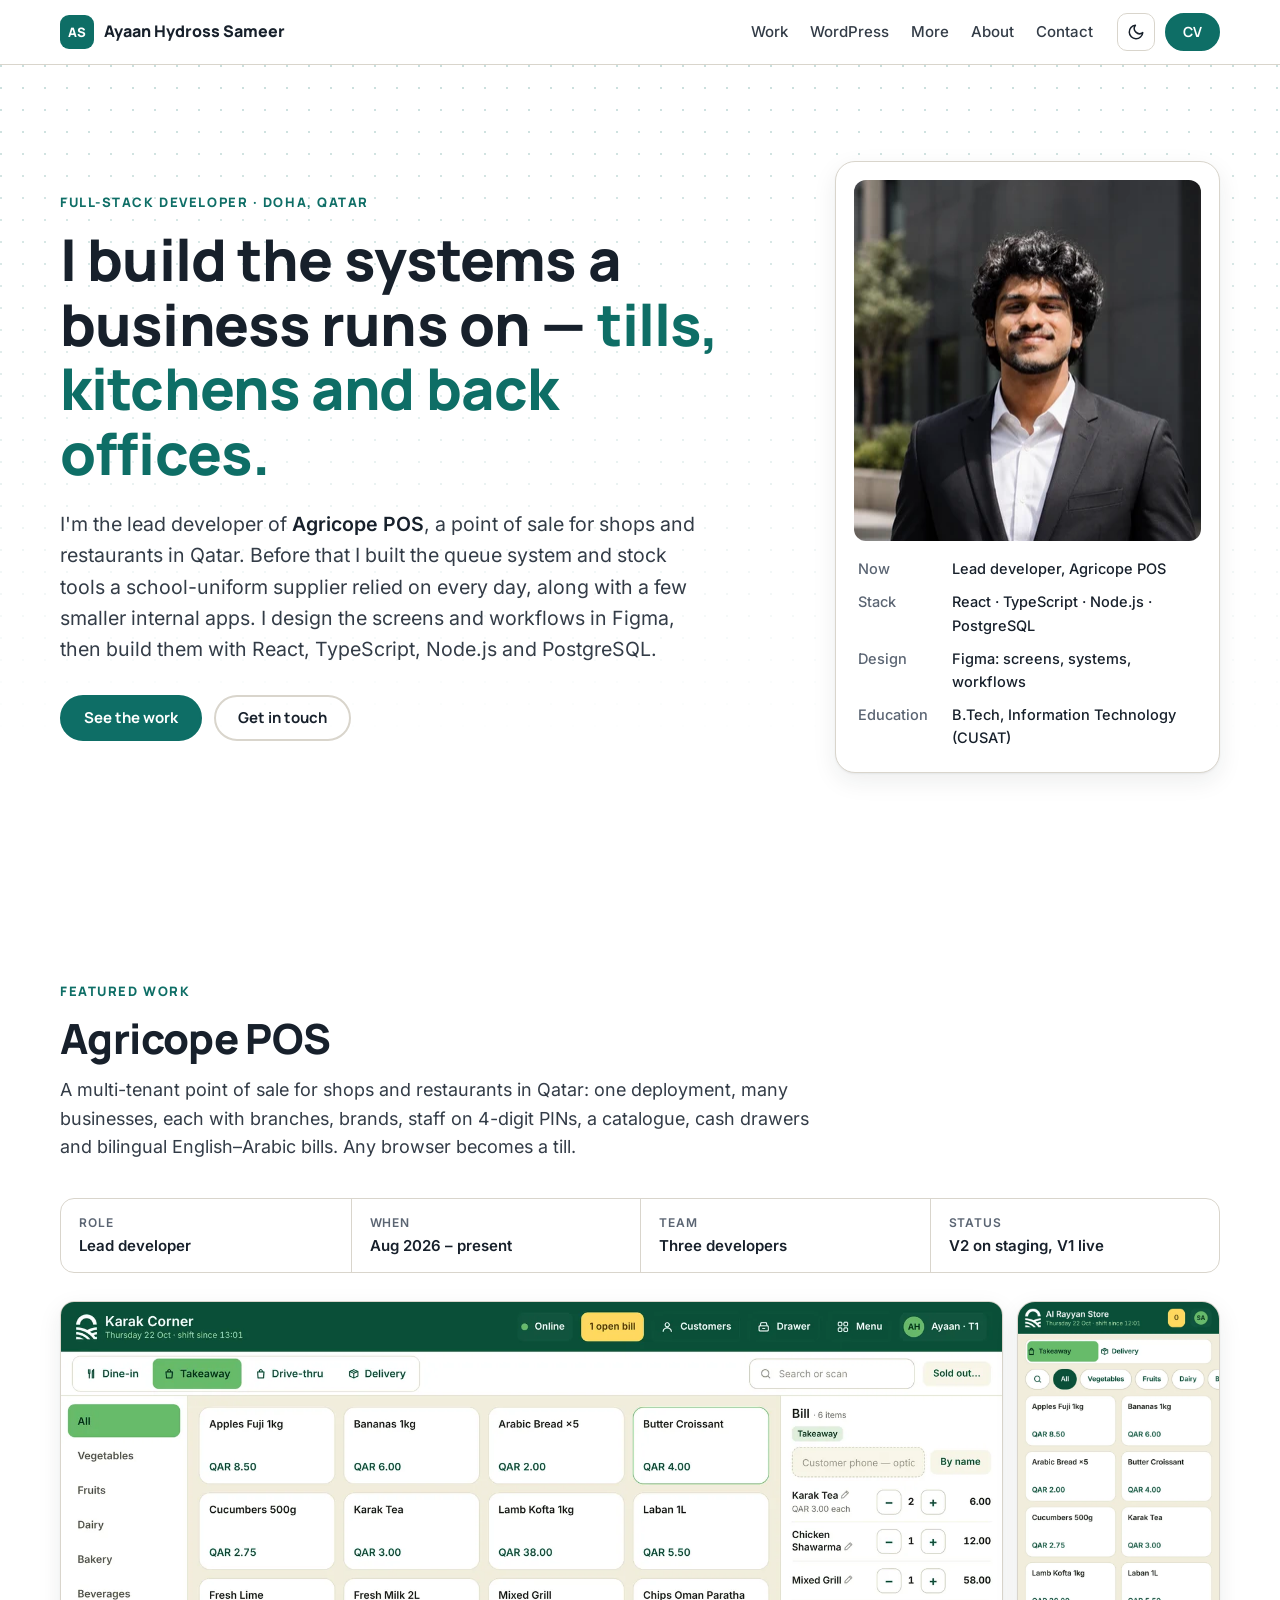
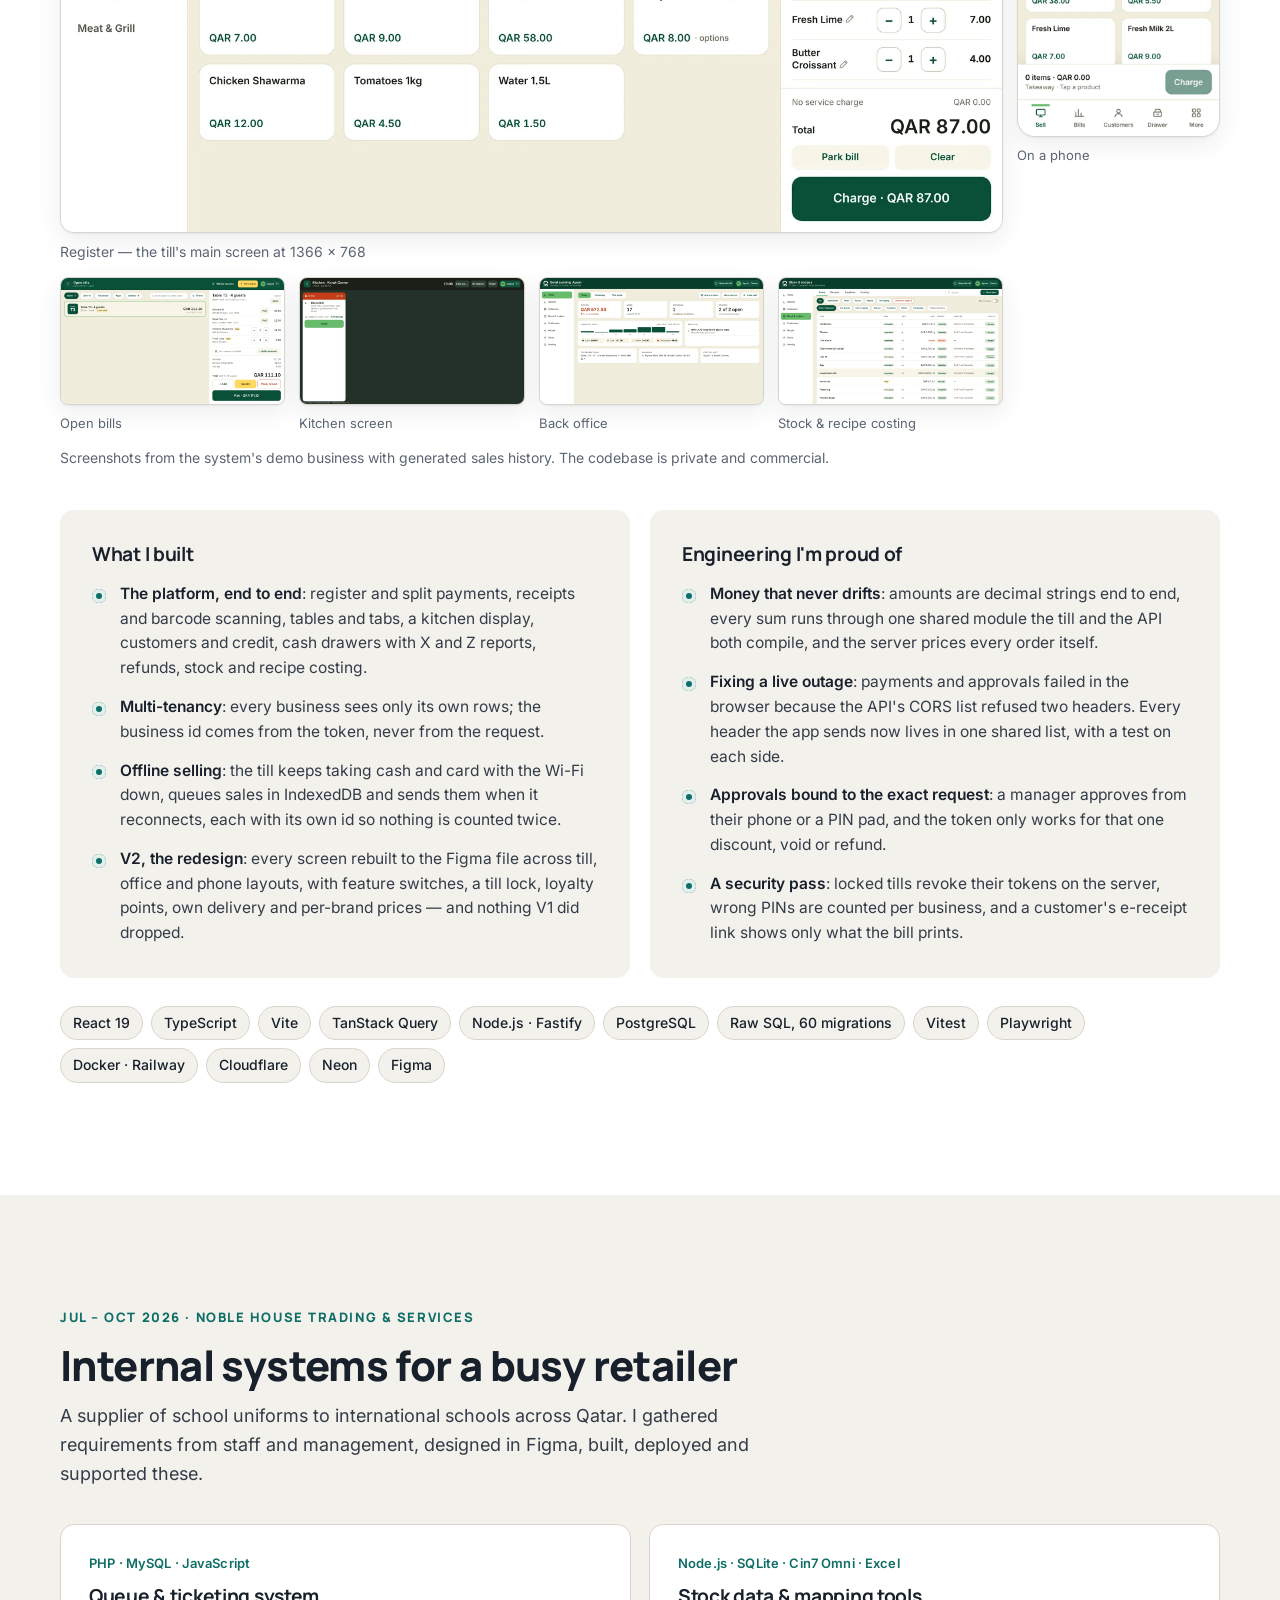
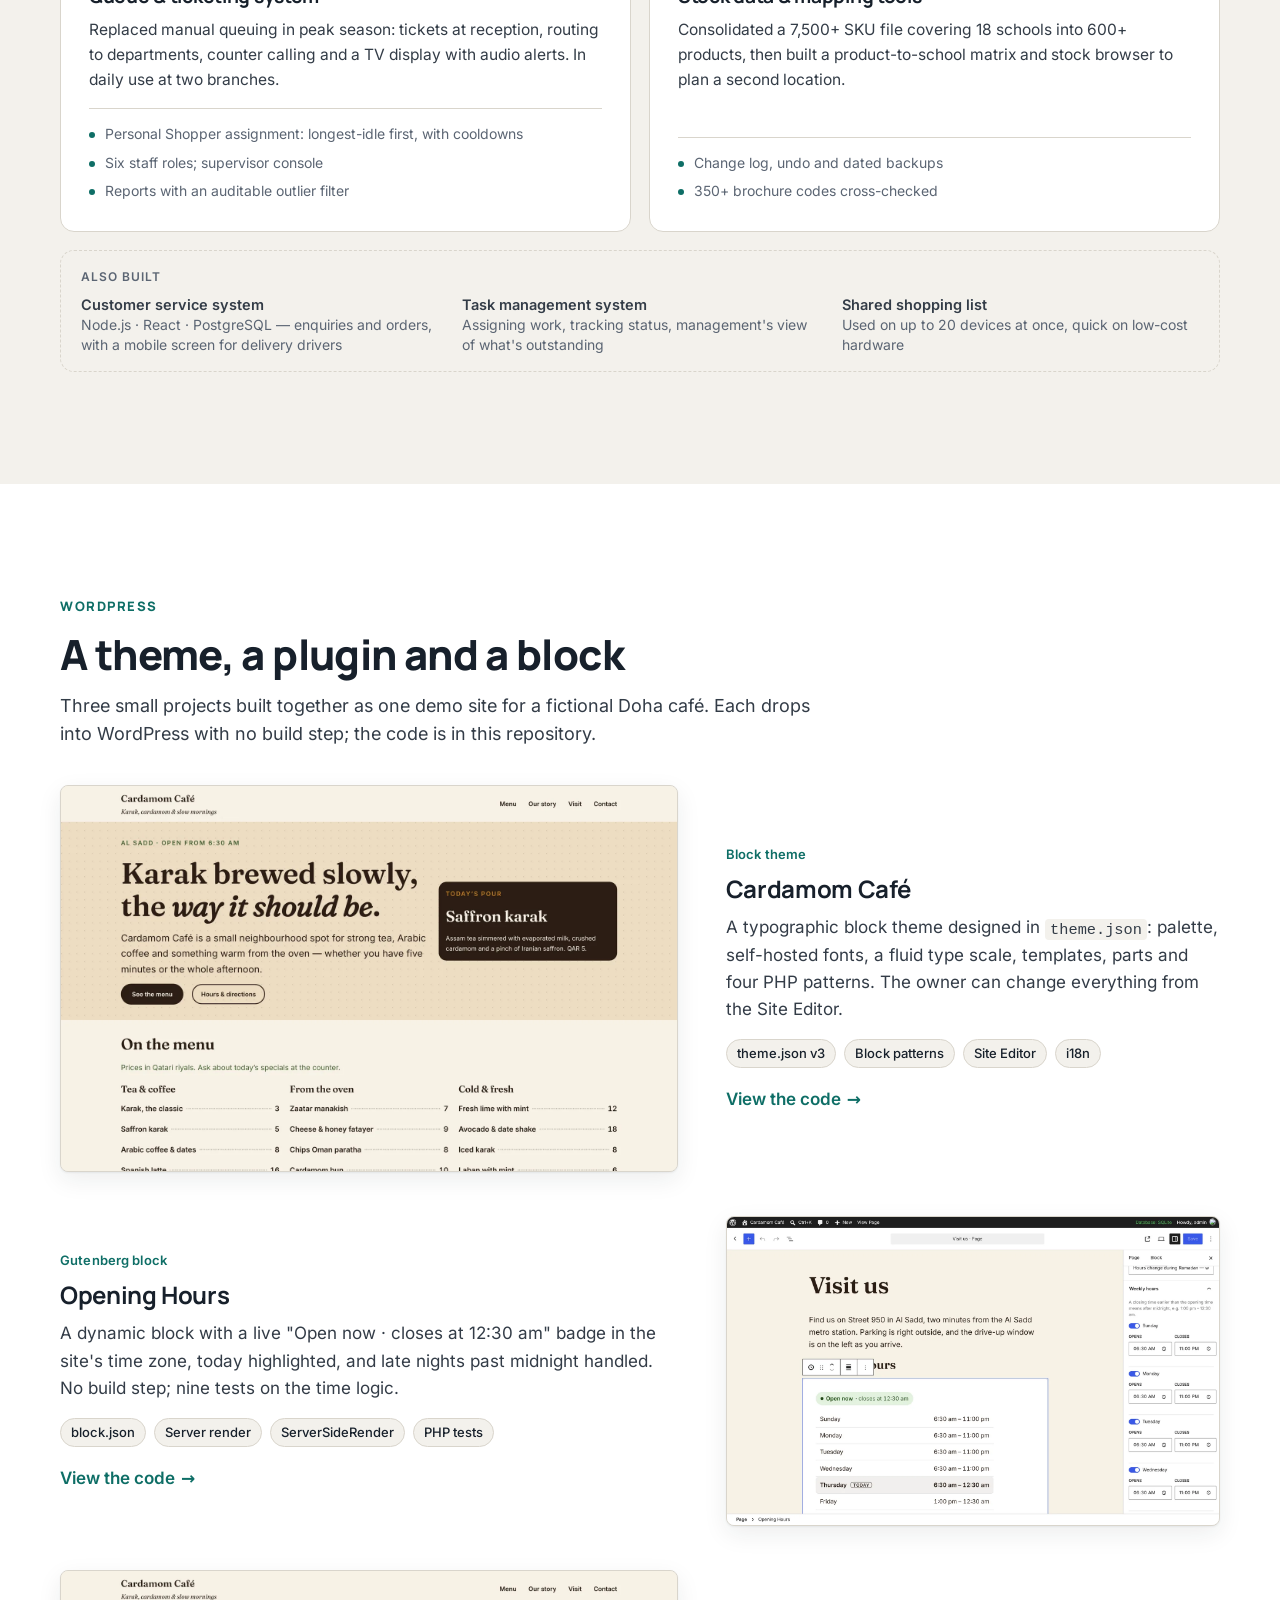
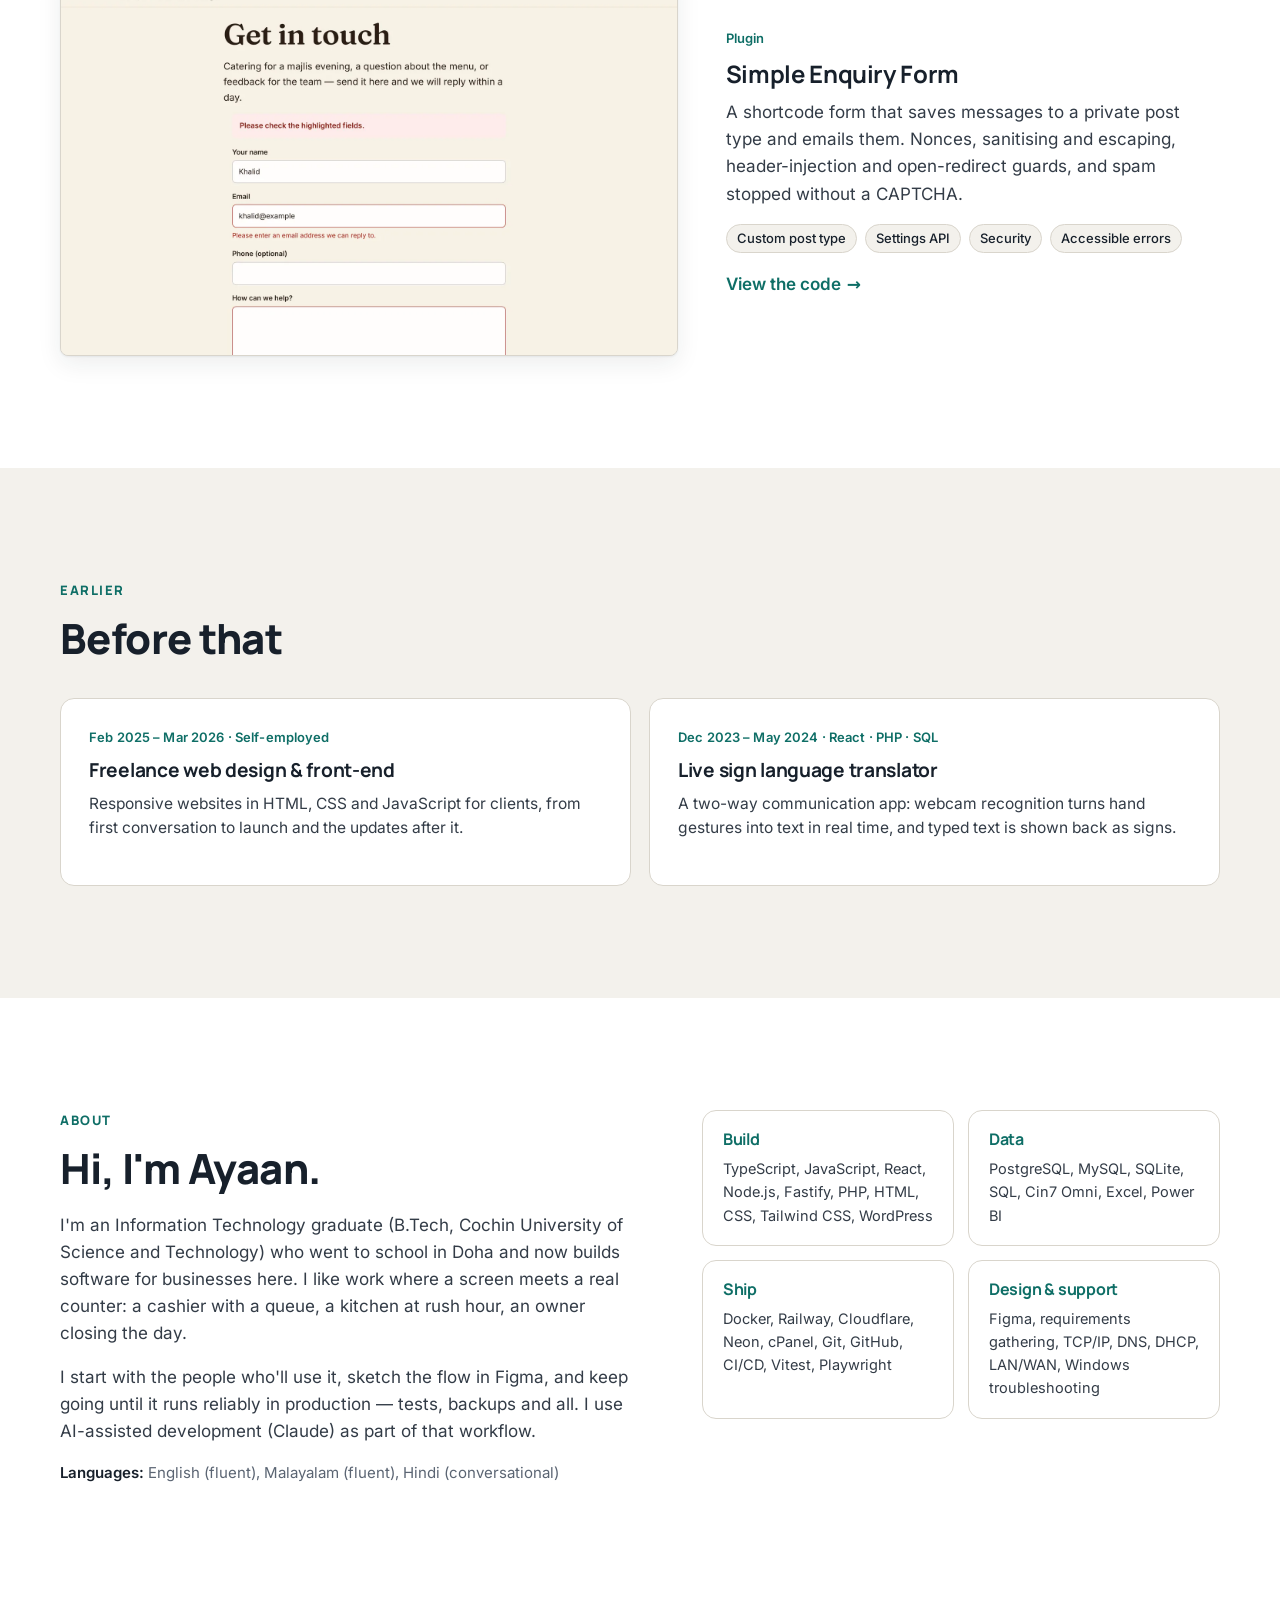
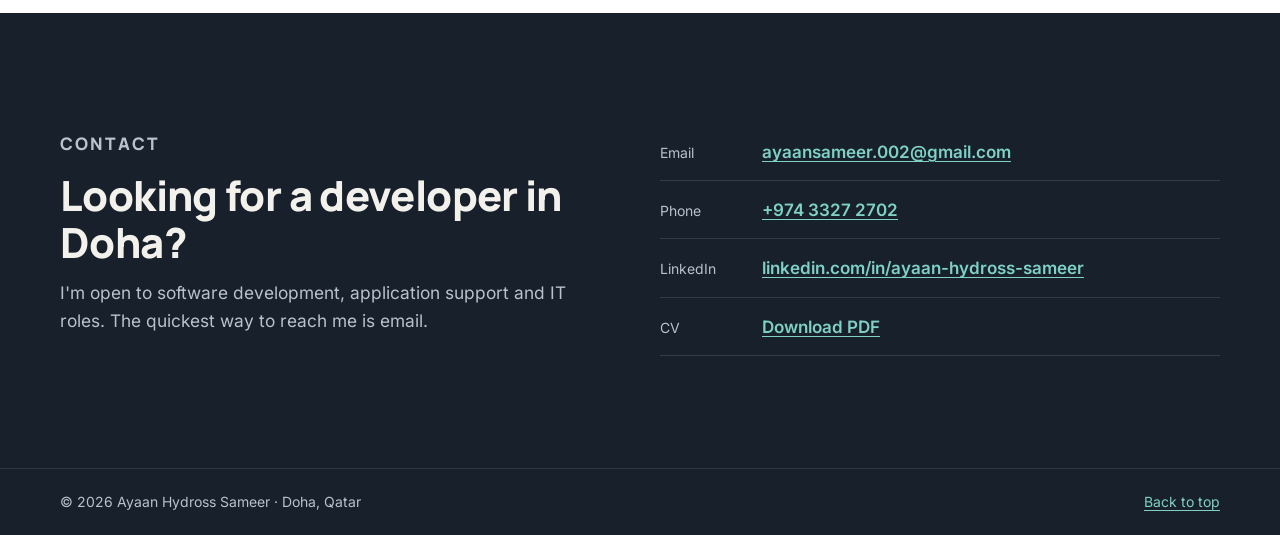
<file: index.html>
<!doctype html>
<html lang="en">
<head>
	<meta charset="utf-8">
	<meta name="viewport" content="width=device-width, initial-scale=1">
	<title>Ayaan Hydross Sameer — Full-Stack Developer</title>
	<meta name="description" content="Full-stack developer in Doha, Qatar. Lead developer of Agricope POS, a multi-tenant point of sale for shops and restaurants, plus internal business systems and WordPress work.">
	<meta name="author" content="Ayaan Hydross Sameer">
	<meta name="color-scheme" content="light dark">
	<meta property="og:title" content="Ayaan Hydross Sameer — Full-Stack Developer">
	<meta property="og:description" content="Point-of-sale, internal business systems and WordPress work, built in Doha.">
	<meta property="og:type" content="website">
	<meta property="og:url" content="https://ayaansameer.github.io/">
	<meta property="og:image" content="https://ayaansameer.github.io/assets/img/og-card.jpg">
	<meta property="og:image:width" content="1200">
	<meta property="og:image:height" content="630">
	<meta property="og:image:alt" content="Ayaan Hydross Sameer, full-stack developer in Doha">
	<meta name="twitter:card" content="summary_large_image">
	<link rel="canonical" href="https://ayaansameer.github.io/">
	<link rel="icon" href="assets/img/favicon.svg" type="image/svg+xml">
	<link rel="stylesheet" href="css/styles.css">
	<script>
		// Apply a saved theme before the page paints, so it never flashes.
		try { var t = localStorage.getItem('theme'); if (t === 'light' || t === 'dark') document.documentElement.dataset.theme = t; } catch (e) {}
	</script>
</head>
<body>
	<a class="skip" href="#main">Skip to content</a>

	<header class="site-header">
		<div class="wrap header-inner">
			<a class="brand" href="#top" aria-label="Ayaan Hydross Sameer, back to top">
				<span class="brand-mark" aria-hidden="true">AS</span>
				<span class="brand-name">Ayaan Hydross Sameer</span>
			</a>
			<nav class="nav" aria-label="Sections">
				<a href="#work">Work</a>
				<a href="#wordpress">WordPress</a>
				<a href="#more">More</a>
				<a href="#about">About</a>
				<a href="#contact">Contact</a>
			</nav>
			<div class="header-actions">
				<button class="icon-btn" type="button" id="theme-toggle" aria-label="Switch to dark theme">
					<svg class="i-moon" viewBox="0 0 24 24" aria-hidden="true"><path d="M21 12.8A9 9 0 1 1 11.2 3a7 7 0 0 0 9.8 9.8z"/></svg>
					<svg class="i-sun" viewBox="0 0 24 24" aria-hidden="true"><circle cx="12" cy="12" r="4.5"/><path d="M12 2v2M12 20v2M4.9 4.9l1.4 1.4M17.7 17.7l1.4 1.4M2 12h2M20 12h2M4.9 19.1l1.4-1.4M17.7 6.3l1.4-1.4"/></svg>
				</button>
				<a class="btn btn-small" href="assets/Ayaan_Hydross_Sameer_CV.pdf" download>CV</a>
			</div>
		</div>
	</header>

	<main id="main">
		<!-- Intro -->
		<section class="hero" id="top">
			<div class="wrap hero-grid">
				<div class="hero-copy">
					<p class="eyebrow">Full-stack developer · Doha, Qatar</p>
					<h1>I build the systems a business runs on&nbsp;— <span class="accent">tills, kitchens and back offices.</span></h1>
					<p class="lede">I'm the lead developer of <strong>Agricope POS</strong>, a point of sale for shops and restaurants in Qatar. Before that I built the queue system and stock tools a school-uniform supplier relied on every day, along with a few smaller internal apps. I design the screens and workflows in Figma, then build them with React, TypeScript, Node.js and PostgreSQL.</p>
					<div class="hero-ctas">
						<a class="btn" href="#work">See the work</a>
						<a class="btn btn-ghost" href="#contact">Get in touch</a>
					</div>
				</div>
				<aside class="hero-card" aria-label="At a glance">
					<img class="hero-photo" src="assets/img/ayaan.webp" width="347" height="409" alt="Portrait of Ayaan Hydross Sameer">
					<dl class="facts">
						<div><dt>Now</dt><dd>Lead developer, Agricope POS</dd></div>
						<div><dt>Stack</dt><dd>React · TypeScript · Node.js · PostgreSQL</dd></div>
						<div><dt>Design</dt><dd>Figma: screens, systems, workflows</dd></div>
						<div><dt>Education</dt><dd>B.Tech, Information Technology (CUSAT)</dd></div>
					</dl>
				</aside>
			</div>
		</section>

		<!-- Featured case study -->
		<section class="section" id="work" aria-labelledby="work-title">
			<div class="wrap">
				<header class="section-head">
					<p class="eyebrow">Featured work</p>
					<h2 id="work-title">Agricope POS</h2>
					<p class="section-sub">A multi-tenant point of sale for shops and restaurants in Qatar: one deployment, many businesses, each with branches, brands, staff on 4-digit PINs, a catalogue, cash drawers and bilingual English–Arabic bills. Any browser becomes a till.</p>
				</header>

				<ul class="meta-row" aria-label="Project details">
					<li><span>Role</span>Lead developer</li>
					<li><span>When</span>Aug 2026 – present</li>
					<li><span>Team</span>Three developers</li>
					<li><span>Status</span>V2 on staging, V1 live</li>
				</ul>

				<div class="gallery" data-gallery>
					<figure class="shot shot-main">
						<button type="button" class="shot-btn" data-full="assets/img/work/pos-register.webp" data-caption="The register at a restaurant till: order methods, categories, the bill and Charge.">
							<img src="assets/img/work/pos-register.webp" width="1600" height="900" alt="Agricope POS register screen with product tiles, a bill of six items and a Charge button" loading="lazy">
						</button>
						<figcaption>Register — the till's main screen at 1366 × 768</figcaption>
					</figure>
					<figure class="shot">
						<button type="button" class="shot-btn" data-full="assets/img/work/pos-bills.webp" data-caption="Open bills: a dine-in tab with items sent to the kitchen, service charge and Pay.">
							<img src="assets/img/work/pos-bills.webp" width="1600" height="900" alt="Open bills screen showing a table's tab with items, totals and a Pay button" loading="lazy">
						</button>
						<figcaption>Open bills</figcaption>
					</figure>
					<figure class="shot">
						<button type="button" class="shot-btn" data-full="assets/img/work/pos-kitchen.webp" data-caption="The kitchen screen: tickets by station, timed, bumped when plated.">
							<img src="assets/img/work/pos-kitchen.webp" width="1600" height="900" alt="Kitchen display with a ticket for table T3, its age and a Done button" loading="lazy">
						</button>
						<figcaption>Kitchen screen</figcaption>
					</figure>
					<figure class="shot">
						<button type="button" class="shot-btn" data-full="assets/img/work/pos-office-home.webp" data-caption="Back office home: takings, sales by hour, open bills, drawers and what needs the owner's attention.">
							<img src="assets/img/work/pos-office-home.webp" width="1600" height="1000" alt="Back office home with takings, sales by hour chart, drawers and alerts" loading="lazy">
						</button>
						<figcaption>Back office</figcaption>
					</figure>
					<figure class="shot">
						<button type="button" class="shot-btn" data-full="assets/img/work/pos-office-stock.webp" data-caption="Stock & recipes: ingredients, units, costs per gram or piece, and where each is used.">
							<img src="assets/img/work/pos-office-stock.webp" width="1600" height="1000" alt="Stock and recipes list of ingredients with unit costs and suppliers" loading="lazy">
						</button>
						<figcaption>Stock &amp; recipe costing</figcaption>
					</figure>
					<figure class="shot shot-phone">
						<button type="button" class="shot-btn" data-full="assets/img/work/pos-phone.webp" data-caption="The same till on a phone: its own bottom navigation and a sale bar.">
							<img src="assets/img/work/pos-phone.webp" width="600" height="1298" alt="Agricope POS register on a phone with a bottom navigation bar" loading="lazy">
						</button>
						<figcaption>On a phone</figcaption>
					</figure>
				</div>
				<p class="note">Screenshots from the system's demo business with generated sales history. The codebase is private and commercial.</p>

				<div class="case-grid">
					<div class="case-block">
						<h3>What I built</h3>
						<ul class="ticks">
							<li><strong>The platform, end to end</strong>: register and split payments, receipts and barcode scanning, tables and tabs, a kitchen display, customers and credit, cash drawers with X and Z reports, refunds, stock and recipe costing.</li>
							<li><strong>Multi-tenancy</strong>: every business sees only its own rows; the business id comes from the token, never from the request.</li>
							<li><strong>Offline selling</strong>: the till keeps taking cash and card with the Wi-Fi down, queues sales in IndexedDB and sends them when it reconnects, each with its own id so nothing is counted twice.</li>
							<li><strong>V2, the redesign</strong>: every screen rebuilt to the Figma file across till, office and phone layouts, with feature switches, a till lock, loyalty points, own delivery and per-brand prices — and nothing V1 did dropped.</li>
						</ul>
					</div>
					<div class="case-block">
						<h3>Engineering I'm proud of</h3>
						<ul class="ticks">
							<li><strong>Money that never drifts</strong>: amounts are decimal strings end to end, every sum runs through one shared module the till and the API both compile, and the server prices every order itself.</li>
							<li><strong>Fixing a live outage</strong>: payments and approvals failed in the browser because the API's CORS list refused two headers. Every header the app sends now lives in one shared list, with a test on each side.</li>
							<li><strong>Approvals bound to the exact request</strong>: a manager approves from their phone or a PIN pad, and the token only works for that one discount, void or refund.</li>
							<li><strong>A security pass</strong>: locked tills revoke their tokens on the server, wrong PINs are counted per business, and a customer's e-receipt link shows only what the bill prints.</li>
						</ul>
					</div>
				</div>

				<ul class="chips" aria-label="Technologies">
					<li>React 19</li><li>TypeScript</li><li>Vite</li><li>TanStack Query</li><li>Node.js · Fastify</li><li>PostgreSQL</li><li>Raw SQL, 60 migrations</li><li>Vitest</li><li>Playwright</li><li>Docker · Railway</li><li>Cloudflare</li><li>Neon</li><li>Figma</li>
				</ul>
			</div>
		</section>

		<!-- Internal systems -->
		<section class="section section-alt" aria-labelledby="systems-title">
			<div class="wrap">
				<header class="section-head">
					<p class="eyebrow">Jul – Oct 2026 · Noble House Trading &amp; Services</p>
					<h2 id="systems-title">Internal systems for a busy retailer</h2>
					<p class="section-sub">A supplier of school uniforms to international schools across Qatar. I gathered requirements from staff and management, designed in Figma, built, deployed and supported these.</p>
				</header>
				<div class="cards cards-2">
					<article class="card">
						<p class="card-kicker">PHP · MySQL · JavaScript</p>
						<h3>Queue &amp; ticketing system</h3>
						<p>Replaced manual queuing in peak season: tickets at reception, routing to departments, counter calling and a TV display with audio alerts. In daily use at two branches.</p>
						<ul class="mini">
							<li>Personal Shopper assignment: longest-idle first, with cooldowns</li>
							<li>Six staff roles; supervisor console</li>
							<li>Reports with an auditable outlier filter</li>
						</ul>
					</article>
					<article class="card">
						<p class="card-kicker">Node.js · SQLite · Cin7 Omni · Excel</p>
						<h3>Stock data &amp; mapping tools</h3>
						<p>Consolidated a 7,500+ SKU file covering 18 schools into 600+ products, then built a product-to-school matrix and stock browser to plan a second location.</p>
						<ul class="mini">
							<li>Change log, undo and dated backups</li>
							<li>350+ brochure codes cross-checked</li>
						</ul>
					</article>
				</div>
				<div class="also">
					<p class="also-label">Also built</p>
					<ul class="also-list">
						<li><strong>Customer service system</strong><span>Node.js · React · PostgreSQL — enquiries and orders, with a mobile screen for delivery drivers</span></li>
						<li><strong>Task management system</strong><span>Assigning work, tracking status, management's view of what's outstanding</span></li>
						<li><strong>Shared shopping list</strong><span>Used on up to 20 devices at once, quick on low-cost hardware</span></li>
					</ul>
				</div>
			</div>
		</section>

		<!-- WordPress -->
		<section class="section" id="wordpress" aria-labelledby="wp-title">
			<div class="wrap">
				<header class="section-head">
					<p class="eyebrow">WordPress</p>
					<h2 id="wp-title">A theme, a plugin and a block</h2>
					<p class="section-sub">Three small projects built together as one demo site for a fictional Doha café. Each drops into WordPress with no build step; the code is in this repository.</p>
				</header>

				<div class="wp-list">
					<article class="wp-item">
						<button type="button" class="shot-btn wp-shot" data-full="assets/img/work/wp-cafe-home.webp" data-caption="Cardamom Café: hero, menu with dotted price leaders, story and a call to action.">
							<img src="assets/img/work/wp-cafe-home.webp" width="1600" height="1000" alt="Cardamom Café home page with a large serif headline, menu columns and a call to action" loading="lazy">
						</button>
						<div class="wp-copy">
							<p class="card-kicker">Block theme</p>
							<h3>Cardamom Café</h3>
							<p>A typographic block theme designed in <code>theme.json</code>: palette, self-hosted fonts, a fluid type scale, templates, parts and four PHP patterns. The owner can change everything from the Site Editor.</p>
							<ul class="chips chips-small"><li>theme.json v3</li><li>Block patterns</li><li>Site Editor</li><li>i18n</li></ul>
							<a class="link-arrow" href="wordpress/cardamom-cafe-theme/README.md" data-repo-path="wordpress/cardamom-cafe-theme">View the code</a>
						</div>
					</article>

					<article class="wp-item">
						<button type="button" class="shot-btn wp-shot" data-full="assets/img/work/wp-hours-editor.webp" data-caption="The Opening Hours block in the editor: live server preview and the weekly hours sidebar.">
							<img src="assets/img/work/wp-hours-editor.webp" width="1600" height="1000" alt="WordPress block editor with the Opening Hours block selected, showing Open now and the weekly hours sidebar" loading="lazy">
						</button>
						<div class="wp-copy">
							<p class="card-kicker">Gutenberg block</p>
							<h3>Opening Hours</h3>
							<p>A dynamic block with a live "Open now · closes at 12:30 am" badge in the site's time zone, today highlighted, and late nights past midnight handled. No build step; nine tests on the time logic.</p>
							<ul class="chips chips-small"><li>block.json</li><li>Server render</li><li>ServerSideRender</li><li>PHP tests</li></ul>
							<a class="link-arrow" href="wordpress/opening-hours-block/README.md" data-repo-path="wordpress/opening-hours-block">View the code</a>
						</div>
					</article>

					<article class="wp-item">
						<button type="button" class="shot-btn wp-shot" data-full="assets/img/work/wp-form.webp" data-caption="Simple Enquiry Form: errors tied to their fields, with what the visitor typed kept.">
							<img src="assets/img/work/wp-form.webp" width="1600" height="1000" alt="Contact page with an enquiry form showing accessible error messages" loading="lazy">
						</button>
						<div class="wp-copy">
							<p class="card-kicker">Plugin</p>
							<h3>Simple Enquiry Form</h3>
							<p>A shortcode form that saves messages to a private post type and emails them. Nonces, sanitising and escaping, header-injection and open-redirect guards, and spam stopped without a CAPTCHA.</p>
							<ul class="chips chips-small"><li>Custom post type</li><li>Settings API</li><li>Security</li><li>Accessible errors</li></ul>
							<a class="link-arrow" href="wordpress/simple-enquiry-form/README.md" data-repo-path="wordpress/simple-enquiry-form">View the code</a>
						</div>
					</article>
				</div>
			</div>
		</section>

		<!-- More -->
		<section class="section section-alt" id="more" aria-labelledby="more-title">
			<div class="wrap">
				<header class="section-head">
					<p class="eyebrow">Earlier</p>
					<h2 id="more-title">Before that</h2>
				</header>
				<div class="cards cards-2">
					<article class="card">
						<p class="card-kicker">Feb 2025 – Mar 2026 · Self-employed</p>
						<h3>Freelance web design &amp; front-end</h3>
						<p>Responsive websites in HTML, CSS and JavaScript for clients, from first conversation to launch and the updates after it.</p>
					</article>
					<article class="card">
						<p class="card-kicker">Dec 2023 – May 2024 · React · PHP · SQL</p>
						<h3>Live sign language translator</h3>
						<p>A two-way communication app: webcam recognition turns hand gestures into text in real time, and typed text is shown back as signs.</p>
					</article>
				</div>
			</div>
		</section>

		<!-- About + skills -->
		<section class="section" id="about" aria-labelledby="about-title">
			<div class="wrap about-grid">
				<div>
					<p class="eyebrow">About</p>
					<h2 id="about-title">Hi, I'm Ayaan.</h2>
					<p>I'm an Information Technology graduate (B.Tech, Cochin University of Science and Technology) who went to school in Doha and now builds software for businesses here. I like work where a screen meets a real counter: a cashier with a queue, a kitchen at rush hour, an owner closing the day.</p>
					<p>I start with the people who'll use it, sketch the flow in Figma, and keep going until it runs reliably in production — tests, backups and all. I use AI-assisted development (Claude) as part of that workflow.</p>
					<p class="langs"><strong>Languages:</strong> English (fluent), Malayalam (fluent), Hindi (conversational)</p>
				</div>
				<div class="skills">
					<div class="skill-group">
						<h3>Build</h3>
						<p>TypeScript, JavaScript, React, Node.js, Fastify, PHP, HTML, CSS, Tailwind CSS, WordPress</p>
					</div>
					<div class="skill-group">
						<h3>Data</h3>
						<p>PostgreSQL, MySQL, SQLite, SQL, Cin7 Omni, Excel, Power BI</p>
					</div>
					<div class="skill-group">
						<h3>Ship</h3>
						<p>Docker, Railway, Cloudflare, Neon, cPanel, Git, GitHub, CI/CD, Vitest, Playwright</p>
					</div>
					<div class="skill-group">
						<h3>Design &amp; support</h3>
						<p>Figma, requirements gathering, TCP/IP, DNS, DHCP, LAN/WAN, Windows troubleshooting</p>
					</div>
				</div>
			</div>
		</section>

		<!-- Contact -->
		<section class="section contact" id="contact" aria-labelledby="contact-title">
			<div class="wrap contact-inner">
				<div>
					<p class="eyebrow eyebrow-on-dark">Contact</p>
					<h2 id="contact-title">Looking for a developer in Doha?</h2>
					<p>I'm open to software development, application support and IT roles. The quickest way to reach me is email.</p>
				</div>
				<ul class="contact-list">
					<li><span>Email</span><a href="mailto:ayaansameer.002@gmail.com">ayaansameer.002@gmail.com</a></li>
					<li><span>Phone</span><a href="tel:+97433272702">+974 3327 2702</a></li>
					<li><span>LinkedIn</span><a href="https://www.linkedin.com/in/ayaan-hydross-sameer" rel="noopener">linkedin.com/in/ayaan-hydross-sameer</a></li>
					<li><span>CV</span><a href="assets/Ayaan_Hydross_Sameer_CV.pdf" download>Download PDF</a></li>
				</ul>
			</div>
		</section>
	</main>

	<footer class="site-footer">
		<div class="wrap footer-inner">
			<p>© <span id="year">2026</span> Ayaan Hydross Sameer · Doha, Qatar</p>
			<a href="#top">Back to top</a>
		</div>
	</footer>

	<dialog class="lightbox" id="lightbox" aria-label="Screenshot">
		<form method="dialog"><button class="lightbox-close" aria-label="Close">×</button></form>
		<img id="lightbox-img" alt="">
		<p id="lightbox-caption"></p>
	</dialog>

	<script src="js/main.js" defer></script>
</body>
</html>
</file>
<file: css/styles.css>
/*
 * Ayaan Hydross Sameer — portfolio.
 * The same palette and type as the CV: ink, one teal accent, warm stone.
 * Plain CSS, no framework; every colour is a token so dark mode is one block.
 */

@font-face { font-family: "Manrope"; src: url("../assets/fonts/Manrope-700.woff2") format("woff2"); font-weight: 700; font-display: swap; }
@font-face { font-family: "Manrope"; src: url("../assets/fonts/Manrope-800.woff2") format("woff2"); font-weight: 800; font-display: swap; }
@font-face { font-family: "Inter"; src: url("../assets/fonts/Inter-400.woff2") format("woff2"); font-weight: 400; font-display: swap; }
@font-face { font-family: "Inter"; src: url("../assets/fonts/Inter-500.woff2") format("woff2"); font-weight: 500; font-display: swap; }
@font-face { font-family: "Inter"; src: url("../assets/fonts/Inter-600.woff2") format("woff2"); font-weight: 600; font-display: swap; }

:root {
	--paper: #ffffff;
	--panel: #f3f1ec;
	--panel-2: #ebe7de;
	--ink: #17202b;
	--body: #333c47;
	--muted: #5b6573;
	--rule: #d9d5cc;
	--accent: #0e6e66;
	--accent-ink: #ffffff;
	--accent-soft: #e3efed;
	--contact-bg: #17202b;
	--contact-ink: #f3f1ec;
	--contact-muted: #b9c2cc;
	--contact-link: #7fd1c6;
	--shadow: 0 1px 2px rgba(23, 32, 43, 0.06), 0 8px 24px rgba(23, 32, 43, 0.08);

	--font-display: "Manrope", system-ui, sans-serif;
	--font-text: "Inter", system-ui, sans-serif;
	--radius: 14px;
	--radius-sm: 8px;
	--gutter: clamp(16px, 4vw, 40px);
	--max: 1160px;
	color-scheme: light;
}

@media (prefers-color-scheme: dark) {
	:root:not([data-theme="light"]) {
		--paper: #12171d;
		--panel: #1a2129;
		--panel-2: #212a34;
		--ink: #eef1f4;
		--body: #c9d0d8;
		--muted: #97a2ae;
		--rule: #2c3640;
		--accent: #5cc5b8;
		--accent-ink: #0b1714;
		--accent-soft: #173a36;
		--contact-bg: #0b0f13;
		--shadow: 0 1px 2px rgba(0, 0, 0, 0.3), 0 8px 24px rgba(0, 0, 0, 0.35);
		color-scheme: dark;
	}
}

:root[data-theme="dark"] {
	--paper: #12171d;
	--panel: #1a2129;
	--panel-2: #212a34;
	--ink: #eef1f4;
	--body: #c9d0d8;
	--muted: #97a2ae;
	--rule: #2c3640;
	--accent: #5cc5b8;
	--accent-ink: #0b1714;
	--accent-soft: #173a36;
	--contact-bg: #0b0f13;
	--shadow: 0 1px 2px rgba(0, 0, 0, 0.3), 0 8px 24px rgba(0, 0, 0, 0.35);
	color-scheme: dark;
}

*, *::before, *::after { box-sizing: border-box; }

html { scroll-behavior: smooth; scroll-padding-top: 80px; -webkit-text-size-adjust: 100%; }
@media (prefers-reduced-motion: reduce) { html { scroll-behavior: auto; } }

body {
	margin: 0;
	background: var(--paper);
	color: var(--body);
	font-family: var(--font-text);
	font-size: 17px;
	line-height: 1.6;
	-webkit-font-smoothing: antialiased;
	overflow-x: hidden;
}

img { max-width: 100%; height: auto; display: block; }
a { color: var(--accent); text-underline-offset: 3px; }
a:hover { text-decoration-thickness: 2px; }
:focus-visible { outline: 2px solid var(--accent); outline-offset: 3px; border-radius: 4px; }
code { font-size: 0.9em; background: var(--panel); padding: 0.1em 0.35em; border-radius: 4px; }

h1, h2, h3 { font-family: var(--font-display); color: var(--ink); margin: 0; line-height: 1.12; letter-spacing: -0.015em; }
h1 { font-weight: 800; font-size: clamp(2.1rem, 5.2vw, 3.6rem); }
h2 { font-weight: 800; font-size: clamp(1.75rem, 3.6vw, 2.6rem); }
h3 { font-weight: 700; font-size: 1.2rem; line-height: 1.25; }
p { margin: 0 0 1rem; }

.wrap { width: 100%; max-width: calc(var(--max) + 2 * var(--gutter)); margin: 0 auto; padding: 0 var(--gutter); }

.skip { position: absolute; left: -9999px; top: 8px; z-index: 100; background: var(--ink); color: var(--paper); padding: 8px 14px; border-radius: 6px; }
.skip:focus { left: 8px; }

/* ---------- Header ---------- */
.site-header {
	position: sticky; top: 0; z-index: 20;
	background: color-mix(in srgb, var(--paper) 88%, transparent);
	backdrop-filter: saturate(1.4) blur(10px);
	-webkit-backdrop-filter: saturate(1.4) blur(10px);
	border-bottom: 1px solid var(--rule);
}
.header-inner { display: flex; align-items: center; gap: 24px; height: 64px; }
.brand { display: flex; align-items: center; gap: 10px; text-decoration: none; color: var(--ink); flex: none; }
.brand-mark {
	display: grid; place-items: center; width: 34px; height: 34px; border-radius: 9px;
	background: var(--accent); color: var(--accent-ink);
	font-family: var(--font-display); font-weight: 800; font-size: 13px; letter-spacing: 0.02em;
}
.brand-name { font-family: var(--font-display); font-weight: 800; font-size: 16px; }
.nav { display: flex; gap: 22px; margin-left: auto; }
.nav a { color: var(--body); text-decoration: none; font-weight: 500; font-size: 15px; }
.nav a:hover { color: var(--ink); text-decoration: underline; }
.header-actions { display: flex; align-items: center; gap: 10px; }

.icon-btn {
	display: grid; place-items: center; width: 38px; height: 38px; border-radius: 10px;
	background: transparent; border: 1px solid var(--rule); color: var(--ink); cursor: pointer;
}
.icon-btn svg { width: 18px; height: 18px; fill: none; stroke: currentColor; stroke-width: 2; stroke-linecap: round; stroke-linejoin: round; }
.icon-btn:hover { background: var(--panel); }
.i-sun { display: none; }
:root[data-theme="dark"] .i-sun { display: block; }
:root[data-theme="dark"] .i-moon { display: none; }
@media (prefers-color-scheme: dark) {
	:root:not([data-theme="light"]) .i-sun { display: block; }
	:root:not([data-theme="light"]) .i-moon { display: none; }
}

/* ---------- Buttons ---------- */
.btn {
	display: inline-flex; align-items: center; justify-content: center; gap: 8px;
	min-height: 46px; padding: 0 22px; border-radius: 999px;
	background: var(--accent); color: var(--accent-ink); border: 2px solid var(--accent);
	font-family: var(--font-display); font-weight: 700; font-size: 15px; text-decoration: none;
	transition: transform 0.15s ease, background 0.15s ease;
}
.btn:hover { transform: translateY(-1px); text-decoration: none; }
.btn-ghost { background: transparent; color: var(--ink); border-color: var(--rule); }
.btn-ghost:hover { border-color: var(--ink); }
.btn-small { min-height: 38px; padding: 0 16px; font-size: 14px; }

/* ---------- Shared bits ---------- */
.eyebrow {
	font-family: var(--font-display); font-weight: 800; font-size: 13px;
	letter-spacing: 0.12em; text-transform: uppercase; color: var(--accent); margin: 0 0 14px;
}
.section { padding: clamp(64px, 9vw, 112px) 0; }
.section-alt { background: var(--panel); }
.section-head { max-width: 760px; margin-bottom: 36px; }
.section-sub { font-size: 1.12rem; color: var(--body); margin-top: 14px; }
.note { font-size: 14px; color: var(--muted); margin-top: 14px; }

.chips { list-style: none; display: flex; flex-wrap: wrap; gap: 8px; padding: 0; margin: 28px 0 0; }
.chips li {
	font-size: 14px; font-weight: 500; color: var(--ink);
	background: var(--panel); border: 1px solid var(--rule); padding: 5px 12px; border-radius: 999px;
}
.section-alt .chips li { background: var(--paper); }
.chips-small { margin: 14px 0 18px; }
.chips-small li { font-size: 13px; padding: 3px 10px; }

/* ---------- Hero ---------- */
.hero { padding: clamp(48px, 8vw, 96px) 0 clamp(56px, 8vw, 96px); position: relative; }
.hero::before {
	content: ""; position: absolute; inset: 0; z-index: -1;
	background-image: radial-gradient(circle at 1px 1px, color-mix(in srgb, var(--accent) 22%, transparent) 1px, transparent 0);
	background-size: 22px 22px;
	mask-image: linear-gradient(to bottom, #000 0%, transparent 85%);
	-webkit-mask-image: linear-gradient(to bottom, #000 0%, transparent 85%);
}
.hero-grid { display: grid; grid-template-columns: minmax(0, 1.55fr) minmax(0, 0.85fr); gap: clamp(32px, 6vw, 72px); align-items: center; }
.hero h1 .accent { color: var(--accent); }
.lede { font-size: clamp(1.08rem, 1.6vw, 1.22rem); margin-top: 24px; max-width: 640px; }
.lede strong { color: var(--ink); }
.hero-ctas { display: flex; flex-wrap: wrap; gap: 12px; margin-top: 30px; }

.hero-card {
	background: var(--paper); border: 1px solid var(--rule); border-radius: 20px;
	padding: 18px; box-shadow: var(--shadow);
}
.hero-photo { width: 100%; aspect-ratio: 5 / 5.2; object-fit: cover; object-position: 50% 20%; border-radius: 12px; }
.facts { margin: 16px 4px 4px; display: grid; gap: 10px; }
.facts div { display: grid; grid-template-columns: 84px 1fr; gap: 10px; font-size: 14.5px; }
.facts dt { color: var(--muted); font-weight: 500; }
.facts dd { margin: 0; color: var(--ink); font-weight: 500; }

/* ---------- Case study ---------- */
.meta-row { list-style: none; padding: 0; margin: 0 0 28px; display: grid; grid-template-columns: repeat(4, minmax(0, 1fr)); border: 1px solid var(--rule); border-radius: var(--radius); overflow: hidden; }
.meta-row li { padding: 14px 18px; color: var(--ink); font-weight: 600; font-size: 15px; border-left: 1px solid var(--rule); }
.meta-row li:first-child { border-left: 0; }
.meta-row span { display: block; font-size: 12px; font-weight: 600; letter-spacing: 0.08em; text-transform: uppercase; color: var(--muted); margin-bottom: 2px; }

.gallery {
	display: grid; gap: 14px;
	grid-template-columns: repeat(4, minmax(0, 1fr)) minmax(0, 0.9fr);
	grid-template-areas:
		"main main main main phone"
		"a b c d phone";
}
.shot { margin: 0; min-width: 0; }
.shot-main { grid-area: main; }
.shot-phone { grid-area: phone; }
.shot figcaption { font-size: 13px; color: var(--muted); margin-top: 8px; }
.shot-main figcaption { font-size: 14px; }

.shot-btn {
	display: block; width: 100%; padding: 0; border: 1px solid var(--rule); border-radius: var(--radius-sm);
	background: var(--panel); overflow: hidden; cursor: zoom-in; box-shadow: var(--shadow);
	transition: transform 0.2s ease;
}
.shot-btn:hover { transform: translateY(-2px); }
.shot-btn img { width: 100%; aspect-ratio: 16 / 9; object-fit: cover; object-position: top left; }
.shot-main .shot-btn { border-radius: var(--radius); }
.shot-phone .shot-btn { border-radius: 18px; }
.shot-phone .shot-btn img { aspect-ratio: 600 / 1298; object-fit: cover; object-position: top center; }

.case-grid { display: grid; grid-template-columns: 1fr 1fr; gap: 20px; margin-top: 40px; }
.case-block { background: var(--panel); border-radius: var(--radius); padding: clamp(22px, 3vw, 32px); }
.case-block h3 { margin-bottom: 16px; }
.ticks { list-style: none; padding: 0; margin: 0; display: grid; gap: 14px; }
.ticks li { position: relative; padding-left: 28px; font-size: 15.5px; }
.ticks li::before {
	content: ""; position: absolute; left: 0; top: 0.45em; width: 14px; height: 14px; border-radius: 50%;
	background: var(--accent-soft); box-shadow: inset 0 0 0 4px var(--accent-soft), inset 0 0 0 14px var(--accent);
}
.ticks strong { color: var(--ink); }

/* ---------- Cards ---------- */
.cards { display: grid; gap: 18px; }
.cards-3 { grid-template-columns: repeat(3, minmax(0, 1fr)); }
.cards-2 { grid-template-columns: repeat(2, minmax(0, 1fr)); }
.card {
	background: var(--paper); border: 1px solid var(--rule); border-radius: var(--radius);
	padding: clamp(22px, 3vw, 28px); display: flex; flex-direction: column;
}
.card h3 { margin-bottom: 10px; }
.card p { font-size: 15.5px; }
.card-kicker { font-size: 13px !important; font-weight: 600; color: var(--accent); margin-bottom: 10px !important; letter-spacing: 0.01em; }
.mini { margin: auto 0 0; padding: 14px 0 0; border-top: 1px solid var(--rule); list-style: none; display: grid; gap: 6px; }
.mini li { font-size: 14px; color: var(--muted); padding-left: 16px; position: relative; }
.mini li::before { content: ""; position: absolute; left: 0; top: 0.62em; width: 6px; height: 6px; border-radius: 50%; background: var(--accent); }

/* Smaller tools: listed, not featured. */
.also { margin-top: 18px; padding: 16px 20px; border: 1px dashed var(--rule); border-radius: var(--radius); }
.also-label { font-size: 12px; font-weight: 600; letter-spacing: 0.08em; text-transform: uppercase; color: var(--muted); margin: 0 0 8px; }
.also-list { list-style: none; padding: 0; margin: 0; display: grid; grid-template-columns: repeat(3, minmax(0, 1fr)); gap: 10px 24px; }
.also-list li { font-size: 14px; color: var(--muted); line-height: 1.45; }
.also-list strong { display: block; color: var(--body); font-weight: 600; font-size: 14.5px; }
@media (max-width: 980px) { .also-list { grid-template-columns: 1fr; } }

/* ---------- WordPress ---------- */
.wp-list { display: grid; gap: clamp(28px, 4vw, 44px); }
.wp-item { display: grid; grid-template-columns: minmax(0, 1.25fr) minmax(0, 1fr); gap: clamp(22px, 4vw, 48px); align-items: center; }
.wp-item:nth-child(even) .wp-shot { order: 2; }
.wp-shot img { aspect-ratio: 16 / 10; }
.wp-copy h3 { font-size: 1.5rem; margin-bottom: 10px; }
.link-arrow { font-weight: 600; text-decoration: none; display: inline-flex; align-items: center; gap: 6px; }
.link-arrow::after { content: "→"; transition: transform 0.15s ease; }
.link-arrow:hover::after { transform: translateX(3px); }
.link-arrow:hover { text-decoration: underline; }

/* ---------- About ---------- */
.about-grid { display: grid; grid-template-columns: minmax(0, 1.1fr) minmax(0, 1fr); gap: clamp(32px, 6vw, 72px); align-items: start; }
.about-grid h2 { margin-bottom: 20px; }
.langs { font-size: 15px; color: var(--muted); }
.langs strong { color: var(--ink); }
.skills { display: grid; grid-template-columns: 1fr 1fr; gap: 14px; }
.skill-group { border: 1px solid var(--rule); border-radius: var(--radius); padding: 18px 20px; }
.skill-group h3 { font-size: 1rem; margin-bottom: 8px; color: var(--accent); }
.skill-group p { margin: 0; font-size: 14.5px; }

/* ---------- Contact ---------- */
.contact { background: var(--contact-bg); color: var(--contact-ink); }
.contact h2 { color: var(--contact-ink); margin-bottom: 14px; }
.contact p { color: var(--contact-muted); font-size: 1.08rem; max-width: 520px; }
.eyebrow-on-dark { color: var(--contact-link); }
.contact-inner { display: grid; grid-template-columns: minmax(0, 1fr) minmax(0, 1fr); gap: 40px; align-items: center; }
.contact-list { list-style: none; padding: 0; margin: 0; display: grid; gap: 2px; }
.contact-list li { display: grid; grid-template-columns: 90px minmax(0, 1fr); gap: 12px; padding: 14px 0; border-bottom: 1px solid rgba(255, 255, 255, 0.12); align-items: baseline; }
.contact-list span { color: var(--contact-muted); font-size: 14px; }
.contact-list a { color: var(--contact-link); font-weight: 600; overflow-wrap: anywhere; }

.site-footer { background: var(--contact-bg); color: var(--contact-muted); border-top: 1px solid rgba(255, 255, 255, 0.1); }
.footer-inner { display: flex; justify-content: space-between; gap: 16px; padding-top: 22px; padding-bottom: 22px; font-size: 14px; }
.footer-inner p { margin: 0; }
.footer-inner a { color: var(--contact-link); }

/* ---------- Lightbox ---------- */
.lightbox {
	border: 0; padding: 0; background: transparent; max-width: min(1400px, 94vw); max-height: 92vh; overflow: visible;
}
.lightbox::backdrop { background: rgba(8, 12, 16, 0.82); }
.lightbox img { max-height: 82vh; width: auto; margin: 0 auto; border-radius: 10px; }
.lightbox p { color: #e6eaee; text-align: center; margin: 12px 0 0; font-size: 15px; }
.lightbox-close {
	position: absolute; top: -14px; right: -14px; width: 40px; height: 40px; border-radius: 50%;
	border: 0; background: #fff; color: #17202b; font-size: 24px; line-height: 1; cursor: pointer; box-shadow: var(--shadow);
}

/* ---------- Responsive ---------- */
@media (max-width: 980px) {
	.nav { display: none; }
	.header-actions { margin-left: auto; }
	.hero-grid { grid-template-columns: 1fr; }
	.hero-card { display: grid; grid-template-columns: 150px 1fr; gap: 18px; align-items: center; }
	.hero-photo { aspect-ratio: 1; }
	.facts { margin: 0; }
	.gallery {
		grid-template-columns: repeat(2, minmax(0, 1fr));
		grid-template-areas: "main main" "a b" "c d" "phone phone";
	}
	.shot-phone .shot-btn { max-width: 280px; }
	.case-grid, .cards-3, .about-grid, .contact-inner { grid-template-columns: 1fr; }
	.wp-item { grid-template-columns: 1fr; }
	.wp-item:nth-child(even) .wp-shot { order: 0; }
	.meta-row { grid-template-columns: repeat(2, minmax(0, 1fr)); }
	.meta-row li:nth-child(3) { border-left: 0; }
	.meta-row li:nth-child(n + 3) { border-top: 1px solid var(--rule); }
}

@media (max-width: 600px) {
	body { font-size: 16px; }
	.brand-name { font-size: 15px; }
	.hero-card { grid-template-columns: 1fr; }
	.hero-photo { aspect-ratio: 4 / 3.4; }
	.facts div { grid-template-columns: 76px 1fr; }
	.cards-2, .skills { grid-template-columns: 1fr; }
	.gallery { grid-template-columns: 1fr; grid-template-areas: "main" "a" "b" "c" "d" "phone"; }
	.contact-list li { grid-template-columns: 1fr; gap: 2px; }
	.footer-inner { flex-direction: column; }
}

@media (max-width: 380px) {
	.brand-name { display: none; }
}

@media print {
	.site-header, .hero-ctas, .lightbox, #theme-toggle { display: none !important; }
	.section { padding: 28px 0; }
}
</file>
